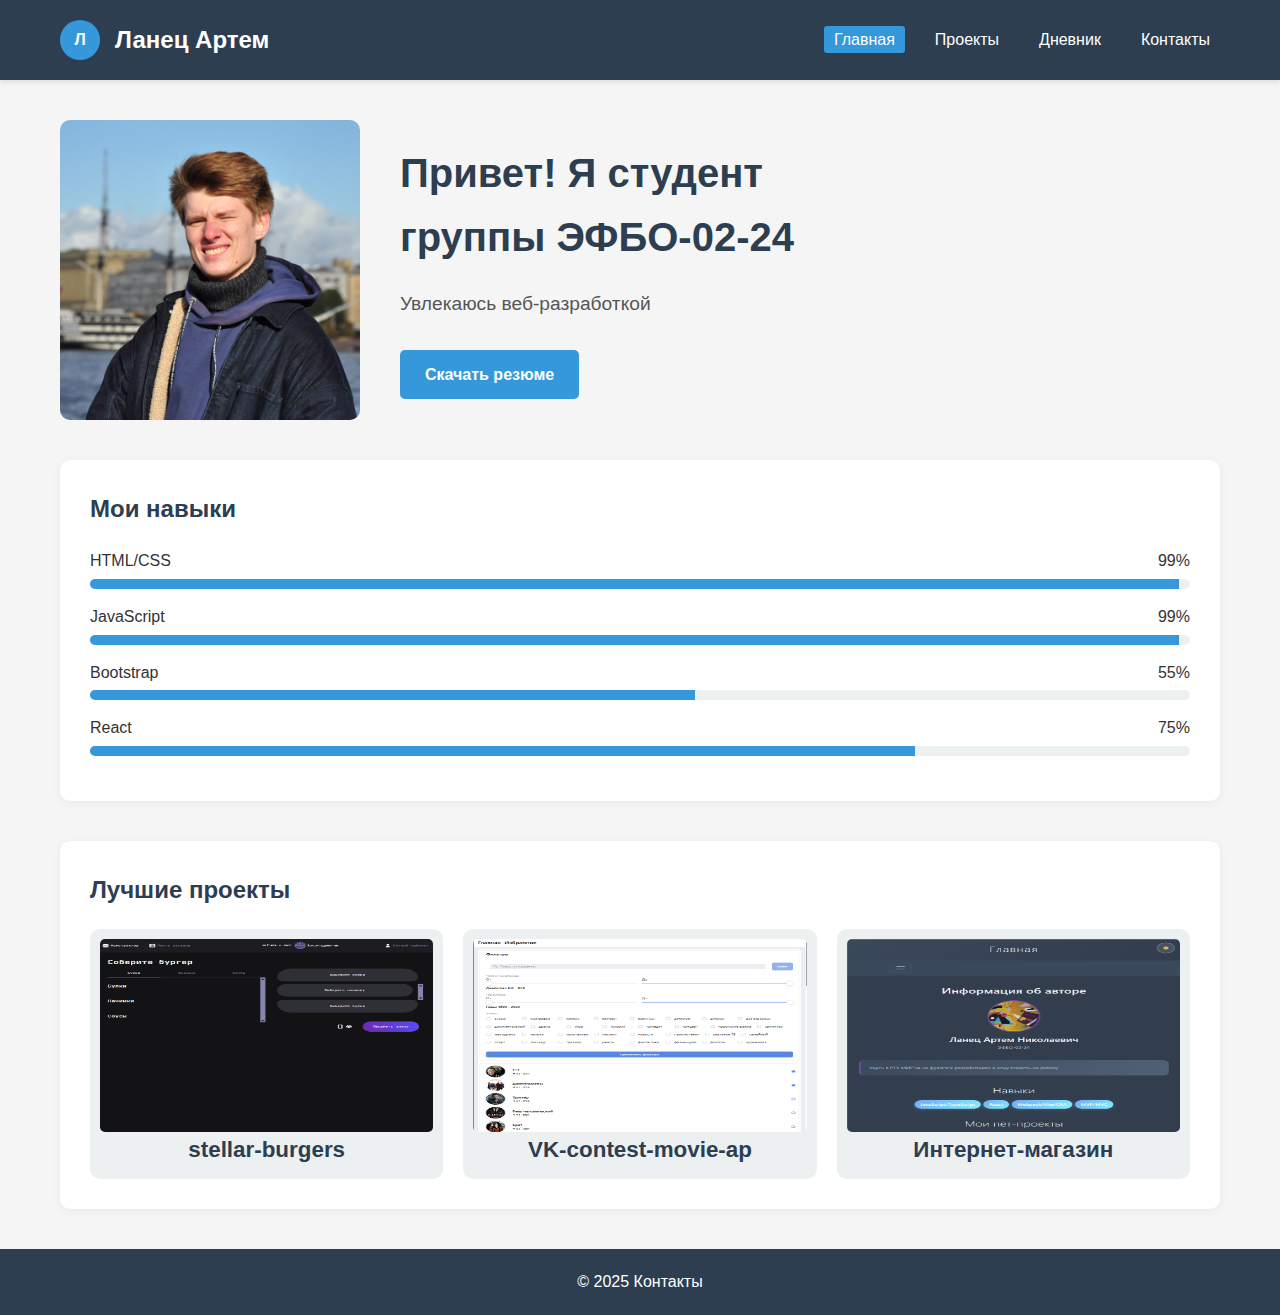
<file: index.html>
<!DOCTYPE html>
<html lang="ru">
  <head>
    <meta charset="UTF-8" />
    <meta name="viewport" content="width=device-width, initial-scale=1.0" />
    <title>Портфолио студента - Главная</title>
    <link rel="stylesheet" href="styles/styles.css" />
  </head>
  <body>
    <header>
      <div class="container header-content">
        <div class="logo">
          <div class="logo-placeholder">Л</div>
          <div class="student-name">Ланец Артем</div>
        </div>
        <nav>
          <ul>
            <li><a href="index.html" class="active">Главная</a></li>
            <li><a href="pages/projects.html">Проекты</a></li>
            <li><a href="pages/diary.html">Дневник</a></li>
            <li><a href="pages/contacts.html">Контакты</a></li>
          </ul>
        </nav>
      </div>
    </header>

    <main>
      <div class="container">
        <div class="hero">
          <img
            class="photo-placeholder"
            alt="фото профиля"
            src="./assets/images/profile_image.jpg"
          />
          <div class="hero-text">
            <h1>Привет! Я студент<br />группы ЭФБО-02-24</h1>
            <p>Увлекаюсь веб-разработкой</p>
            <a href="assets/Ланец Артем Резюме.pdf" class="btn" download
              >Скачать резюме</a
            >
          </div>
        </div>

        <div class="skills-section">
          <h2>Мои навыки</h2>
          <div class="skill">
            <div class="skill-name">
              <span>HTML/CSS</span>
              <span>99%</span>
            </div>
            <div class="skill-bar">
              <div class="skill-level" style="width: 99%"></div>
            </div>
          </div>
          <div class="skill">
            <div class="skill-name">
              <span>JavaScript</span>
              <span>99%</span>
            </div>
            <div class="skill-bar">
              <div class="skill-level" style="width: 99%"></div>
            </div>
          </div>
          <div class="skill">
            <div class="skill-name">
              <span>Bootstrap</span>
              <span>55%</span>
            </div>
            <div class="skill-bar">
              <div class="skill-level" style="width: 55%"></div>
            </div>
          </div>
          <div class="skill">
            <div class="skill-name">
              <span>React</span>
              <span>75%</span>
            </div>
            <div class="skill-bar">
              <div class="skill-level" style="width: 75%"></div>
            </div>
          </div>
        </div>

        <div class="projects-section">
          <h2>Лучшие проекты</h2>
          <div class="projects-grid">
            <div class="project-card">
              <img
                class="project-card-image"
                src="./assets/images/stellar-burgers_feed-screen.png"
                alt="Скриншот приложения"
              />
              <div class="project-card-title">stellar-burgers</div>
            </div>
            <div class="project-card">
              <img
                class="project-card-image"
                src="./assets/images/vk_main-screen.png"
                alt="Скриншот приложения"
              />
              <div class="project-card-title">VK-contest-movie-ap</div>
            </div>
            <div class="project-card">
              <img
                class="project-card-image"
                src="./assets/images/portfolio_main-screen.png"
                alt="Скриншот приложения"
              />
              <div class="project-card-title">Интернет-магазин</div>
            </div>
          </div>
        </div>
      </div>
    </main>

    <footer>
      <div class="container">
        <p>© 2025 Контакты</p>
      </div>
    </footer>

    <script src="scripts/main.js"></script>
  </body>
</html>
</file>
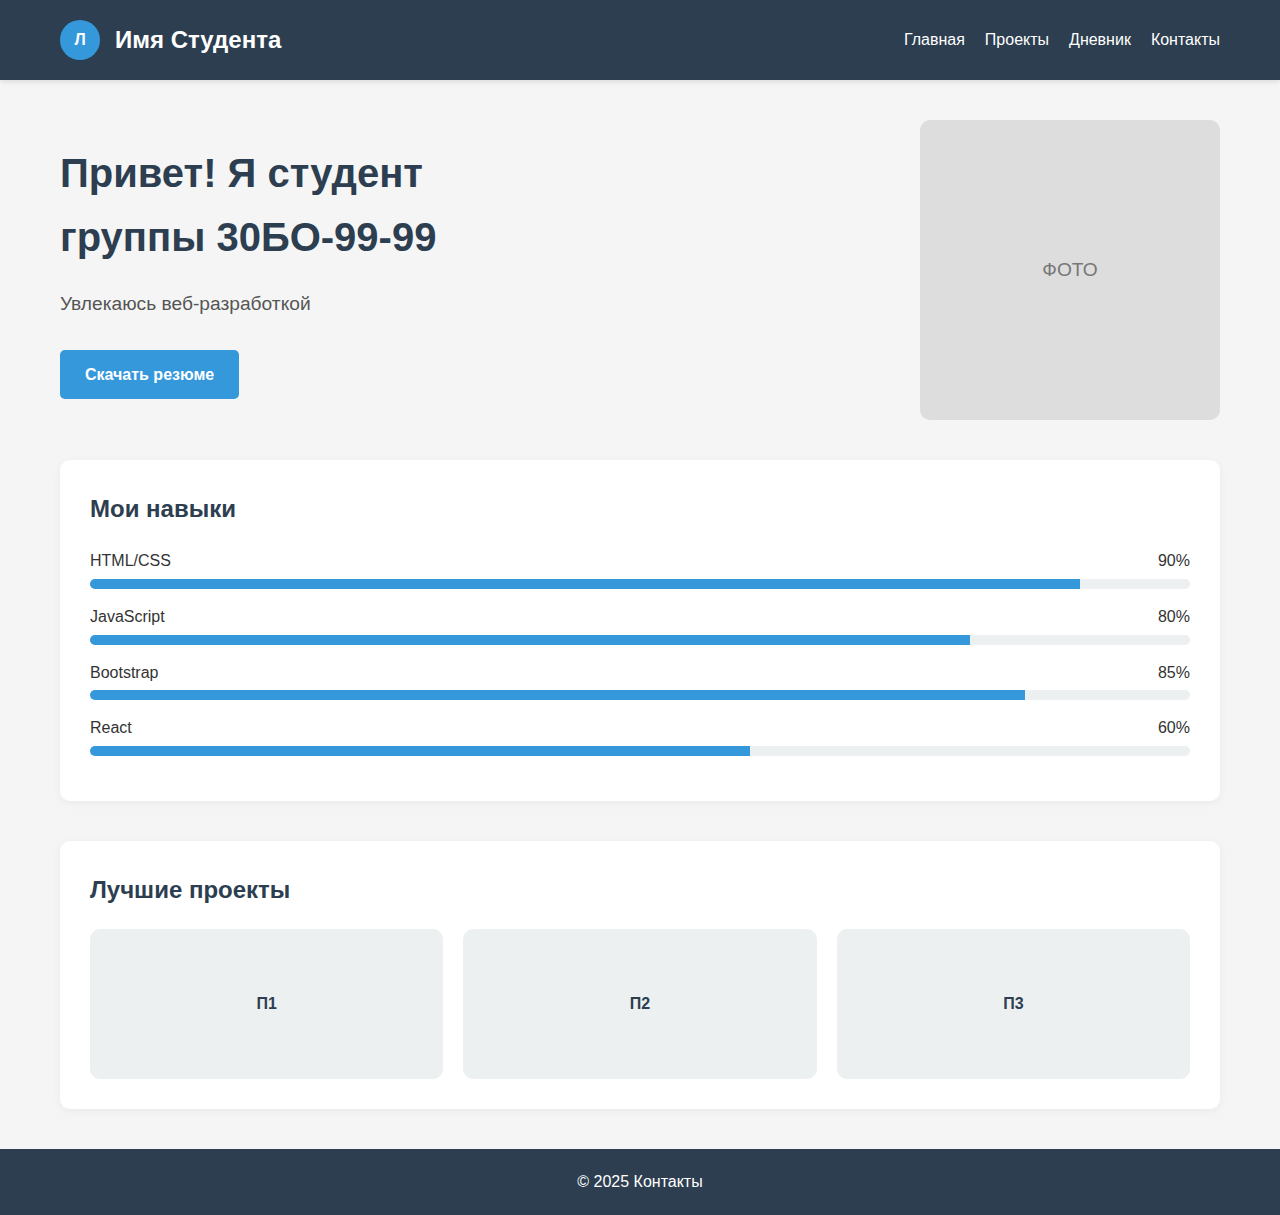
<file: index2.html>
<!DOCTYPE html>
<html lang="ru">
<head>
    <meta charset="UTF-8">
    <meta name="viewport" content="width=device-width, initial-scale=1.0">
    <title>Портфолио студента</title>
    <style>
        /* Общие стили */
        * {
            margin: 0;
            padding: 0;
            box-sizing: border-box;
            font-family: 'Segoe UI', Tahoma, Geneva, Verdana, sans-serif;
        }
        
        body {
            background-color: #f5f5f5;
            color: #333;
            line-height: 1.6;
        }
        
        .container {
            max-width: 1200px;
            margin: 0 auto;
            padding: 0 20px;
        }
        
        /* Шапка сайта */
        header {
            background-color: #2c3e50;
            color: white;
            padding: 20px 0;
            box-shadow: 0 2px 5px rgba(0,0,0,0.1);
        }
        
        .header-content {
            display: flex;
            justify-content: space-between;
            align-items: center;
        }
        
        .logo {
            display: flex;
            align-items: center;
        }
        
        .logo-placeholder {
            width: 40px;
            height: 40px;
            background-color: #3498db;
            border-radius: 50%;
            margin-right: 15px;
            display: flex;
            align-items: center;
            justify-content: center;
            color: white;
            font-weight: bold;
        }
        
        .student-name {
            font-size: 1.5rem;
            font-weight: bold;
        }
        
        nav ul {
            display: flex;
            list-style: none;
        }
        
        nav ul li {
            margin-left: 20px;
        }
        
        nav ul li a {
            color: white;
            text-decoration: none;
            font-weight: 500;
            transition: color 0.3s;
        }
        
        nav ul li a:hover {
            color: #3498db;
        }
        
        /* Основной контент */
        main {
            padding: 40px 0;
            min-height: calc(100vh - 200px);
        }
        
        /* Подвал сайта */
        footer {
            background-color: #2c3e50;
            color: white;
            text-align: center;
            padding: 20px 0;
        }
        
        /* Стили для главной страницы */
        .hero {
            display: flex;
            align-items: center;
            justify-content: space-between;
            margin-bottom: 40px;
        }
        
        .hero-text {
            flex: 1;
            padding-right: 40px;
        }
        
        .hero h1 {
            font-size: 2.5rem;
            margin-bottom: 20px;
            color: #2c3e50;
        }
        
        .hero p {
            font-size: 1.2rem;
            margin-bottom: 30px;
            color: #555;
        }
        
        .btn {
            display: inline-block;
            background-color: #3498db;
            color: white;
            padding: 12px 25px;
            border-radius: 5px;
            text-decoration: none;
            font-weight: bold;
            transition: background-color 0.3s;
        }
        
        .btn:hover {
            background-color: #2980b9;
        }
        
        .photo-placeholder {
            width: 300px;
            height: 300px;
            background-color: #ddd;
            border-radius: 10px;
            display: flex;
            align-items: center;
            justify-content: center;
            color: #777;
            font-size: 1.2rem;
        }
        
        .skills-section {
            background-color: white;
            border-radius: 10px;
            padding: 30px;
            margin-bottom: 40px;
            box-shadow: 0 2px 10px rgba(0,0,0,0.05);
        }
        
        .skills-section h2 {
            margin-bottom: 20px;
            color: #2c3e50;
        }
        
        .skill {
            margin-bottom: 15px;
        }
        
        .skill-name {
            display: flex;
            justify-content: space-between;
            margin-bottom: 5px;
        }
        
        .skill-bar {
            height: 10px;
            background-color: #ecf0f1;
            border-radius: 5px;
            overflow: hidden;
        }
        
        .skill-level {
            height: 100%;
            background-color: #3498db;
        }
        
        .projects-section {
            background-color: white;
            border-radius: 10px;
            padding: 30px;
            box-shadow: 0 2px 10px rgba(0,0,0,0.05);
        }
        
        .projects-section h2 {
            margin-bottom: 20px;
            color: #2c3e50;
        }
        
        .projects-grid {
            display: grid;
            grid-template-columns: repeat(3, 1fr);
            gap: 20px;
        }
        
        .project-card {
            height: 150px;
            background-color: #ecf0f1;
            border-radius: 10px;
            display: flex;
            align-items: center;
            justify-content: center;
            font-weight: bold;
            color: #2c3e50;
        }
        
        /* Стили для страницы проектов */
        .projects-header {
            display: flex;
            justify-content: space-between;
            align-items: center;
            margin-bottom: 30px;
        }
        
        .filters {
            display: flex;
            gap: 10px;
        }
        
        .filter-btn {
            padding: 8px 15px;
            background-color: #ecf0f1;
            border: none;
            border-radius: 5px;
            cursor: pointer;
            transition: background-color 0.3s;
        }
        
        .filter-btn.active {
            background-color: #3498db;
            color: white;
        }
        
        .filter-btn:hover {
            background-color: #bdc3c7;
        }
        
        .projects-grid-large {
            display: grid;
            grid-template-columns: repeat(2, 1fr);
            gap: 30px;
        }
        
        .project-card-large {
            background-color: white;
            border-radius: 10px;
            overflow: hidden;
            box-shadow: 0 2px 10px rgba(0,0,0,0.05);
        }
        
        .project-image {
            height: 200px;
            background-color: #ecf0f1;
            display: flex;
            align-items: center;
            justify-content: center;
            color: #777;
        }
        
        .project-info {
            padding: 20px;
        }
        
        .project-info h3 {
            margin-bottom: 10px;
            color: #2c3e50;
        }
        
        .project-tags {
            display: flex;
            gap: 10px;
            margin-top: 10px;
        }
        
        .tag {
            background-color: #ecf0f1;
            padding: 5px 10px;
            border-radius: 15px;
            font-size: 0.8rem;
        }
        
        /* Стили для страницы дневника */
        .diary-grid {
            display: grid;
            grid-template-columns: 2fr 1fr;
            gap: 30px;
        }
        
        .diary-section, .courses-section {
            background-color: white;
            border-radius: 10px;
            padding: 30px;
            box-shadow: 0 2px 10px rgba(0,0,0,0.05);
        }
        
        .diary-section h2, .courses-section h2 {
            margin-bottom: 20px;
            color: #2c3e50;
        }
        
        .diary-entry {
            display: flex;
            align-items: center;
            padding: 15px 0;
            border-bottom: 1px solid #ecf0f1;
        }
        
        .diary-date {
            font-weight: bold;
            margin-right: 15px;
            min-width: 100px;
        }
        
        .diary-task {
            flex: 1;
        }
        
        .status {
            padding: 5px 10px;
            border-radius: 15px;
            font-size: 0.8rem;
            font-weight: bold;
        }
        
        .status-completed {
            background-color: #2ecc71;
            color: white;
        }
        
        .status-in-progress {
            background-color: #f39c12;
            color: white;
        }
        
        .course-progress {
            margin-bottom: 20px;
        }
        
        .course-name {
            display: flex;
            justify-content: space-between;
            margin-bottom: 5px;
        }
        
        .add-entry-btn {
            display: block;
            width: 100%;
            padding: 12px;
            background-color: #3498db;
            color: white;
            border: none;
            border-radius: 5px;
            font-weight: bold;
            cursor: pointer;
            transition: background-color 0.3s;
        }
        
        .add-entry-btn:hover {
            background-color: #2980b9;
        }
        
        /* Стили для страницы контактов */
        .contact-container {
            display: grid;
            grid-template-columns: 2fr 1fr;
            gap: 30px;
        }
        
        .contact-form {
            background-color: white;
            border-radius: 10px;
            padding: 30px;
            box-shadow: 0 2px 10px rgba(0,0,0,0.05);
        }
        
        .contact-form h2 {
            margin-bottom: 20px;
            color: #2c3e50;
        }
        
        .form-group {
            margin-bottom: 20px;
        }
        
        .form-group label {
            display: block;
            margin-bottom: 5px;
            font-weight: 500;
        }
        
        .form-control {
            width: 100%;
            padding: 12px;
            border: 1px solid #ddd;
            border-radius: 5px;
            font-size: 1rem;
        }
        
        textarea.form-control {
            height: 150px;
            resize: vertical;
        }
        
        .contact-info {
            background-color: white;
            border-radius: 10px;
            padding: 30px;
            box-shadow: 0 2px 10px rgba(0,0,0,0.05);
        }
        
        .contact-info h2 {
            margin-bottom: 20px;
            color: #2c3e50;
        }
        
        .contact-item {
            display: flex;
            align-items: center;
            margin-bottom: 15px;
        }
        
        .contact-icon {
            width: 30px;
            height: 30px;
            background-color: #3498db;
            border-radius: 50%;
            display: flex;
            align-items: center;
            justify-content: center;
            margin-right: 15px;
            color: white;
        }
        
        /* Адаптивность */
        @media (max-width: 768px) {
            .hero {
                flex-direction: column;
            }
            
            .hero-text {
                padding-right: 0;
                margin-bottom: 30px;
            }
            
            .projects-grid, .projects-grid-large {
                grid-template-columns: 1fr;
            }
            
            .diary-grid, .contact-container {
                grid-template-columns: 1fr;
            }
            
            .header-content {
                flex-direction: column;
                text-align: center;
            }
            
            nav ul {
                margin-top: 15px;
                justify-content: center;
            }
            
            nav ul li {
                margin: 0 10px;
            }
        }
    </style>
</head>
<body>
    <!-- Шапка сайта -->
    <header>
        <div class="container header-content">
            <div class="logo">
                <div class="logo-placeholder">Л</div>
                <div class="student-name">Имя Студента</div>
            </div>
            <nav>
                <ul>
                    <li><a href="#home">Главная</a></li>
                    <li><a href="#projects">Проекты</a></li>
                    <li><a href="#diary">Дневник</a></li>
                    <li><a href="#contacts">Контакты</a></li>
                </ul>
            </nav>
        </div>
    </header>

    <!-- Основной контент -->
    <main>
        <div class="container">
            <!-- Главная страница -->
            <section id="home" class="page active">
                <div class="hero">
                    <div class="hero-text">
                        <h1>Привет! Я студент<br>группы 30БО-99-99</h1>
                        <p>Увлекаюсь веб-разработкой</p>
                        <a href="#" class="btn">Скачать резюме</a>
                    </div>
                    <div class="photo-placeholder">ФОТО</div>
                </div>
                
                <div class="skills-section">
                    <h2>Мои навыки</h2>
                    <div class="skill">
                        <div class="skill-name">
                            <span>HTML/CSS</span>
                            <span>90%</span>
                        </div>
                        <div class="skill-bar">
                            <div class="skill-level" style="width: 90%"></div>
                        </div>
                    </div>
                    <div class="skill">
                        <div class="skill-name">
                            <span>JavaScript</span>
                            <span>80%</span>
                        </div>
                        <div class="skill-bar">
                            <div class="skill-level" style="width: 80%"></div>
                        </div>
                    </div>
                    <div class="skill">
                        <div class="skill-name">
                            <span>Bootstrap</span>
                            <span>85%</span>
                        </div>
                        <div class="skill-bar">
                            <div class="skill-level" style="width: 85%"></div>
                        </div>
                    </div>
                    <div class="skill">
                        <div class="skill-name">
                            <span>React</span>
                            <span>60%</span>
                        </div>
                        <div class="skill-bar">
                            <div class="skill-level" style="width: 60%"></div>
                        </div>
                    </div>
                </div>
                
                <div class="projects-section">
                    <h2>Лучшие проекты</h2>
                    <div class="projects-grid">
                        <div class="project-card">П1</div>
                        <div class="project-card">П2</div>
                        <div class="project-card">П3</div>
                    </div>
                </div>
            </section>
            
            <!-- Страница проектов -->
            <section id="projects" class="page">
                <div class="projects-header">
                    <h2>Мои проекты</h2>
                    <div class="filters">
                        <button class="filter-btn active">Все</button>
                        <button class="filter-btn">HTML</button>
                        <button class="filter-btn">JS</button>
                        <button class="filter-btn">React</button>
                    </div>
                </div>
                
                <div class="projects-grid-large">
                    <div class="project-card-large">
                        <div class="project-image">Изображение проекта</div>
                        <div class="project-info">
                            <h3>Личный сайт</h3>
                            <p>Описание проекта</p>
                            <div class="project-tags">
                                <span class="tag">HTML</span>
                                <span class="tag">CSS</span>
                            </div>
                        </div>
                    </div>
                    
                    <div class="project-card-large">
                        <div class="project-image">Изображение проекта</div>
                        <div class="project-info">
                            <h3>Todo-приложение</h3>
                            <p>Описание проекта</p>
                            <div class="project-tags">
                                <span class="tag">JavaScript</span>
                            </div>
                        </div>
                    </div>
                    
                    <div class="project-card-large">
                        <div class="project-image">Изображение проекта</div>
                        <div class="project-info">
                            <h3>Интернет-магазин</h3>
                            <p>Описание проекта</p>
                            <div class="project-tags">
                                <span class="tag">React</span>
                            </div>
                        </div>
                    </div>
                    
                    <div class="project-card-large">
                        <div class="project-image">Изображение проекта</div>
                        <div class="project-info">
                            <h3>Портфолио</h3>
                            <p>Описание проекта</p>
                            <div class="project-tags">
                                <span class="tag">Bootstrap</span>
                            </div>
                        </div>
                    </div>
                </div>
            </section>
            
            <!-- Страница дневника -->
            <section id="diary" class="page">
                <h2>Мой учебный прогресс</h2>
                
                <div class="diary-grid">
                    <div class="diary-section">
                        <h3>Задачи</h3>
                        <div class="diary-entry">
                            <div class="diary-date">15 дек</div>
                            <div class="diary-task">Верстка макета сайта</div>
                            <div class="status status-completed">✓</div>
                        </div>
                        <div class="diary-entry">
                            <div class="diary-date">10 дек</div>
                            <div class="diary-task">JavaScript основы</div>
                            <div class="status status-completed">✓</div>
                        </div>
                        <div class="diary-entry">
                            <div class="diary-date">05 дек</div>
                            <div class="diary-task">Работа с формами</div>
                            <div class="status status-in-progress">in progress</div>
                        </div>
                        <div class="diary-entry">
                            <div class="diary-date">01 дек</div>
                            <div class="diary-task">Адаптивный дизайн</div>
                            <div class="status status-in-progress">in progress</div>
                        </div>
                        <button class="add-entry-btn">Добавить запись</button>
                    </div>
                    
                    <div class="courses-section">
                        <h3>Текущие курсы</h3>
                        <div class="course-progress">
                            <div class="course-name">
                                <span>Веб-разработка</span>
                                <span>90%</span>
                            </div>
                            <div class="skill-bar">
                                <div class="skill-level" style="width: 90%"></div>
                            </div>
                        </div>
                        <div class="course-progress">
                            <div class="course-name">
                                <span>JavaScript</span>
                                <span>70%</span>
                            </div>
                            <div class="skill-bar">
                                <div class="skill-level" style="width: 70%"></div>
                            </div>
                        </div>
                        <div class="course-progress">
                            <div class="course-name">
                                <span>React</span>
                                <span>50%</span>
                            </div>
                            <div class="skill-bar">
                                <div class="skill-level" style="width: 50%"></div>
                            </div>
                        </div>
                    </div>
                </div>
            </section>
            
            <!-- Страница контактов -->
            <section id="contacts" class="page">
                <h2>Свяжитесь со мной</h2>
                
                <div class="contact-container">
                    <div class="contact-form">
                        <form>
                            <div class="form-group">
                                <label for="name">Имя:</label>
                                <input type="text" id="name" class="form-control" placeholder="Введите ваше имя">
                            </div>
                            <div class="form-group">
                                <label for="email">Email:</label>
                                <input type="email" id="email" class="form-control" placeholder="Введите ваш email">
                            </div>
                            <div class="form-group">
                                <label for="message">Сообщение:</label>
                                <textarea id="message" class="form-control" placeholder="Введите ваше сообщение"></textarea>
                            </div>
                            <button type="submit" class="btn">Отправить сообщение</button>
                        </form>
                    </div>
                    
                    <div class="contact-info">
                        <h3>Контакты:</h3>
                        <div class="contact-item">
                            <div class="contact-icon">☒</div>
                            <div>student@edu.ru</div>
                        </div>
                        <div class="contact-item">
                            <div class="contact-icon">☐</div>
                            <div>GitHub: username</div>
                        </div>
                        <div class="contact-item">
                            <div class="contact-icon">♀</div>
                            <div>Город, Страна</div>
                        </div>
                    </div>
                </div>
            </section>
        </div>
    </main>

    <!-- Подвал сайта -->
    <footer>
        <div class="container">
            <p>© 2025 Контакты</p>
        </div>
    </footer>

    <script>
        // Навигация между страницами
        document.addEventListener('DOMContentLoaded', function() {
            const navLinks = document.querySelectorAll('nav a');
            const pages = document.querySelectorAll('.page');
            
            // Показываем только главную страницу при загрузке
            pages.forEach(page => {
                if (page.id !== 'home') {
                    page.style.display = 'none';
                }
            });
            
            // Обработка кликов по навигации
            navLinks.forEach(link => {
                link.addEventListener('click', function(e) {
                    e.preventDefault();
                    
                    const targetId = this.getAttribute('href').substring(1);
                    
                    // Скрываем все страницы
                    pages.forEach(page => {
                        page.style.display = 'none';
                    });
                    
                    // Показываем целевую страницу
                    document.getElementById(targetId).style.display = 'block';
                    
                    // Обновляем активную ссылку в навигации
                    navLinks.forEach(link => link.classList.remove('active'));
                    this.classList.add('active');
                });
            });
            
            // Добавляем активный класс к первой ссылке
            document.querySelector('nav a').classList.add('active');
        });
    </script>
</body>
</html>
</file>
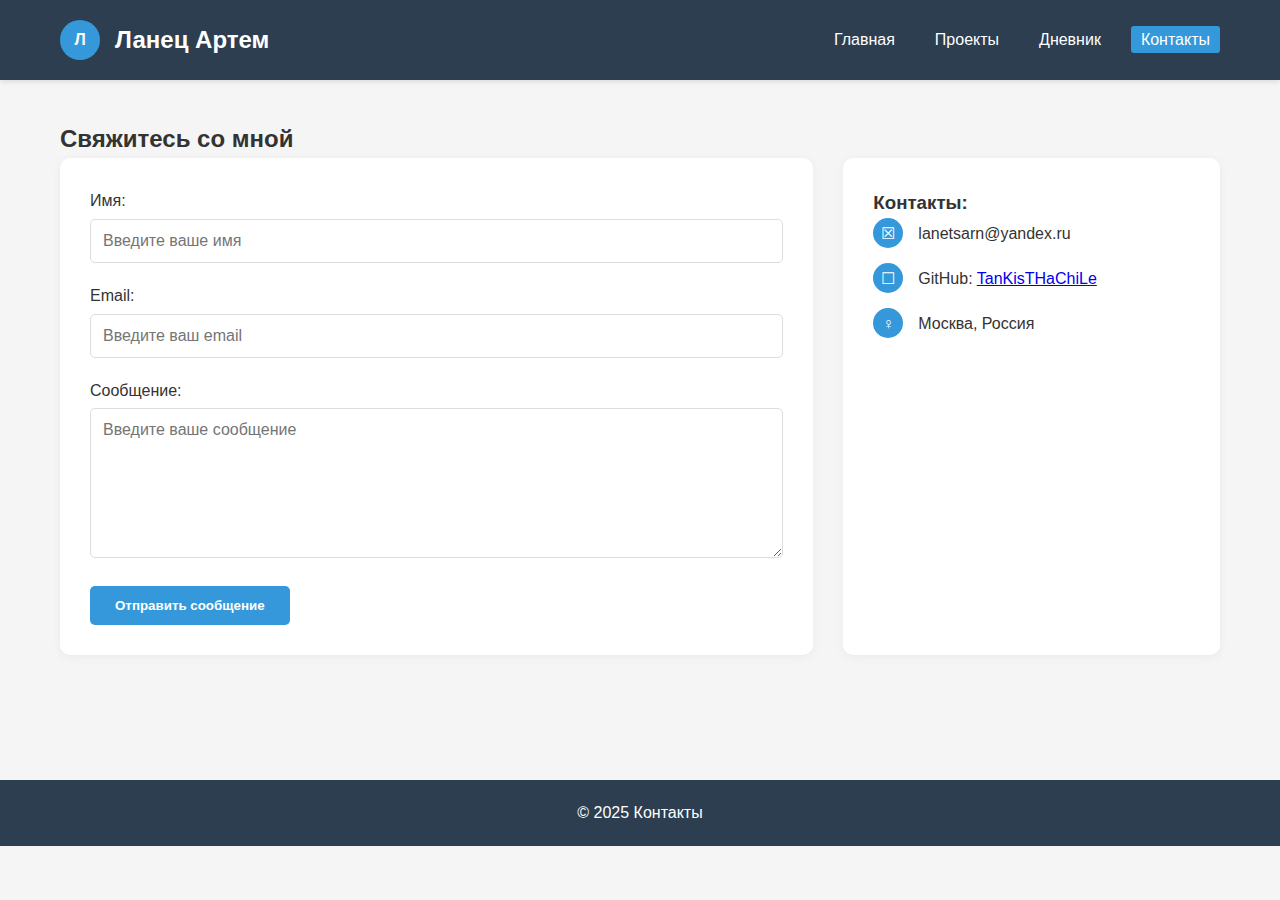
<file: pages/contacts.html>
<!DOCTYPE html>
<html lang="ru">
  <head>
    <meta charset="UTF-8" />
    <meta name="viewport" content="width=device-width, initial-scale=1.0" />
    <title>Портфолио студента - Контакты</title>
    <link rel="stylesheet" href="../styles/styles.css" />
  </head>
  <body>
    <header>
      <div class="container header-content">
        <div class="logo">
          <div class="logo-placeholder">Л</div>
          <div class="student-name">Ланец Артем</div>
        </div>
        <nav>
          <ul>
            <li><a href="../index.html">Главная</a></li>
            <li><a href="projects.html">Проекты</a></li>
            <li><a href="diary.html">Дневник</a></li>
            <li><a href="contacts.html" class="active">Контакты</a></li>
          </ul>
        </nav>
      </div>
    </header>

    <main>
      <div class="container">
        <h2>Свяжитесь со мной</h2>

        <div class="contact-container">
          <div class="contact-form">
            <form id="contactForm">
              <div class="form-group">
                <label for="name">Имя:</label>
                <input
                  type="text"
                  id="name"
                  class="form-control"
                  placeholder="Введите ваше имя"
                  required
                />
              </div>
              <div class="form-group">
                <label for="email">Email:</label>
                <input
                  type="email"
                  id="email"
                  class="form-control"
                  placeholder="Введите ваш email"
                  required
                />
              </div>
              <div class="form-group">
                <label for="message">Сообщение:</label>
                <textarea
                  id="message"
                  class="form-control"
                  placeholder="Введите ваше сообщение"
                  required
                ></textarea>
              </div>
              <button type="submit" class="btn">Отправить сообщение</button>
            </form>
          </div>

          <div class="contact-info">
            <h3>Контакты:</h3>
            <div class="contact-item">
              <div class="contact-icon">☒</div>
              <div>lanetsarn@yandex.ru</div>
            </div>
            <div class="contact-item">
              <div class="contact-icon">☐</div>
              <div>
                GitHub:
                <a href="https://github.com/TanKisTHaChiLe">TanKisTHaChiLe</a>
              </div>
            </div>
            <div class="contact-item">
              <div class="contact-icon">♀</div>
              <div>Москва, Россия</div>
            </div>
          </div>
        </div>
      </div>
    </main>

    <footer>
      <div class="container">
        <p>© 2025 Контакты</p>
      </div>
    </footer>

    <script src="../scripts/main.js"></script>
  </body>
</html>
</file>
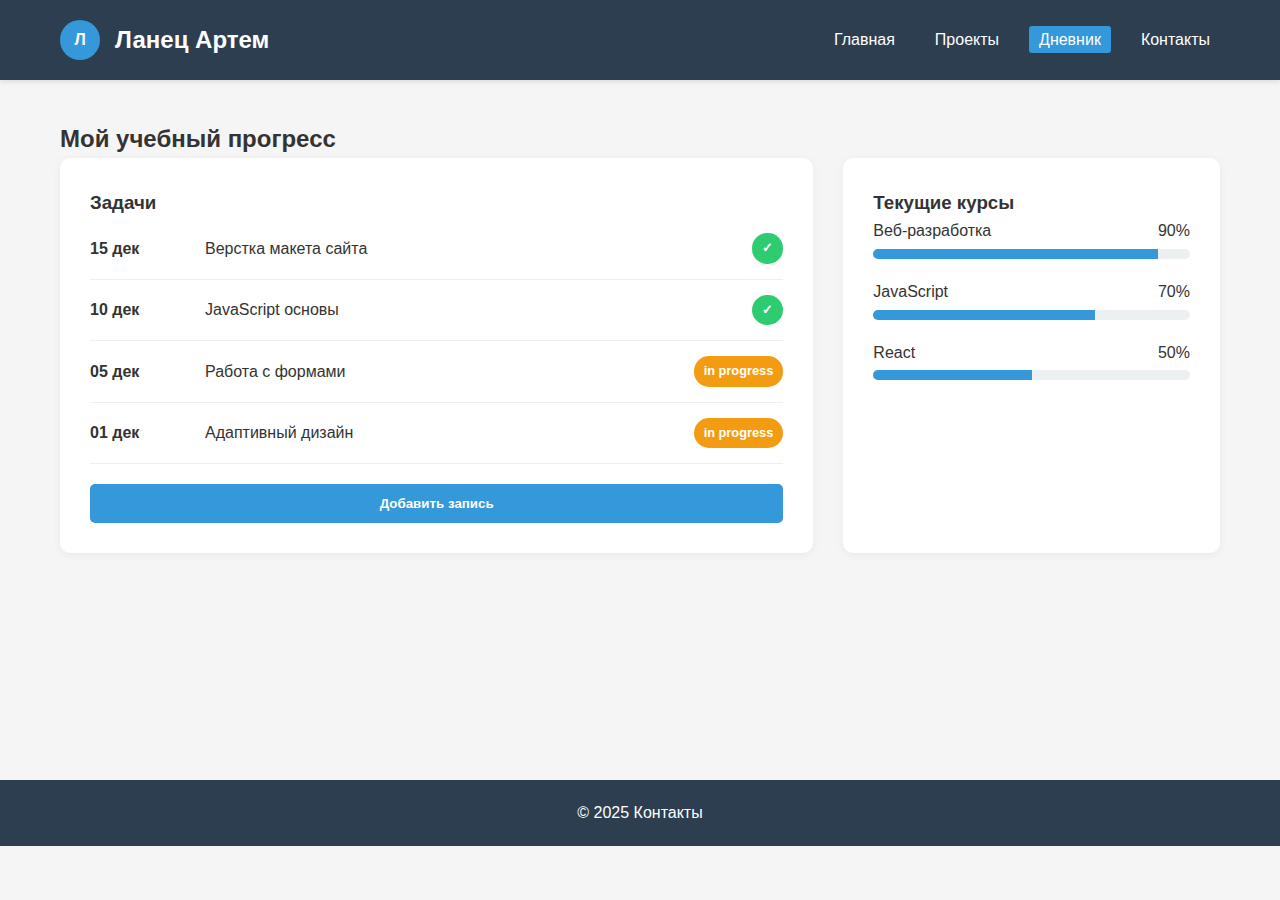
<file: pages/diary.html>
<!DOCTYPE html>
<html lang="ru">
  <head>
    <meta charset="UTF-8" />
    <meta name="viewport" content="width=device-width, initial-scale=1.0" />
    <title>Портфолио студента - Дневник</title>
    <link rel="stylesheet" href="../styles/styles.css" />
  </head>
  <body>
    <header>
      <div class="container header-content">
        <div class="logo">
          <div class="logo-placeholder">Л</div>
          <div class="student-name">Ланец Артем</div>
        </div>
        <nav>
          <ul>
            <li><a href="../index.html">Главная</a></li>
            <li><a href="projects.html">Проекты</a></li>
            <li><a href="diary.html" class="active">Дневник</a></li>
            <li><a href="contacts.html">Контакты</a></li>
          </ul>
        </nav>
      </div>
    </header>

    <main>
      <div class="container">
        <h2>Мой учебный прогресс</h2>

        <div class="diary-grid">
          <div class="diary-section">
            <h3>Задачи</h3>
            <div class="diary-entry">
              <div class="diary-date">15 дек</div>
              <div class="diary-task">Верстка макета сайта</div>
              <div class="status status-completed">✓</div>
            </div>
            <div class="diary-entry">
              <div class="diary-date">10 дек</div>
              <div class="diary-task">JavaScript основы</div>
              <div class="status status-completed">✓</div>
            </div>
            <div class="diary-entry">
              <div class="diary-date">05 дек</div>
              <div class="diary-task">Работа с формами</div>
              <div class="status status-in-progress">in progress</div>
            </div>
            <div class="diary-entry">
              <div class="diary-date">01 дек</div>
              <div class="diary-task">Адаптивный дизайн</div>
              <div class="status status-in-progress">in progress</div>
            </div>
            <button class="add-entry-btn">Добавить запись</button>
          </div>

          <div class="courses-section">
            <h3>Текущие курсы</h3>
            <div class="course-progress">
              <div class="course-name">
                <span>Веб-разработка</span>
                <span>90%</span>
              </div>
              <div class="skill-bar">
                <div class="skill-level" style="width: 90%"></div>
              </div>
            </div>
            <div class="course-progress">
              <div class="course-name">
                <span>JavaScript</span>
                <span>70%</span>
              </div>
              <div class="skill-bar">
                <div class="skill-level" style="width: 70%"></div>
              </div>
            </div>
            <div class="course-progress">
              <div class="course-name">
                <span>React</span>
                <span>50%</span>
              </div>
              <div class="skill-bar">
                <div class="skill-level" style="width: 50%"></div>
              </div>
            </div>
          </div>
        </div>
      </div>
    </main>

    <footer>
      <div class="container">
        <p>© 2025 Контакты</p>
      </div>
    </footer>

    <script src="../scripts/main.js"></script>
  </body>
</html>
</file>
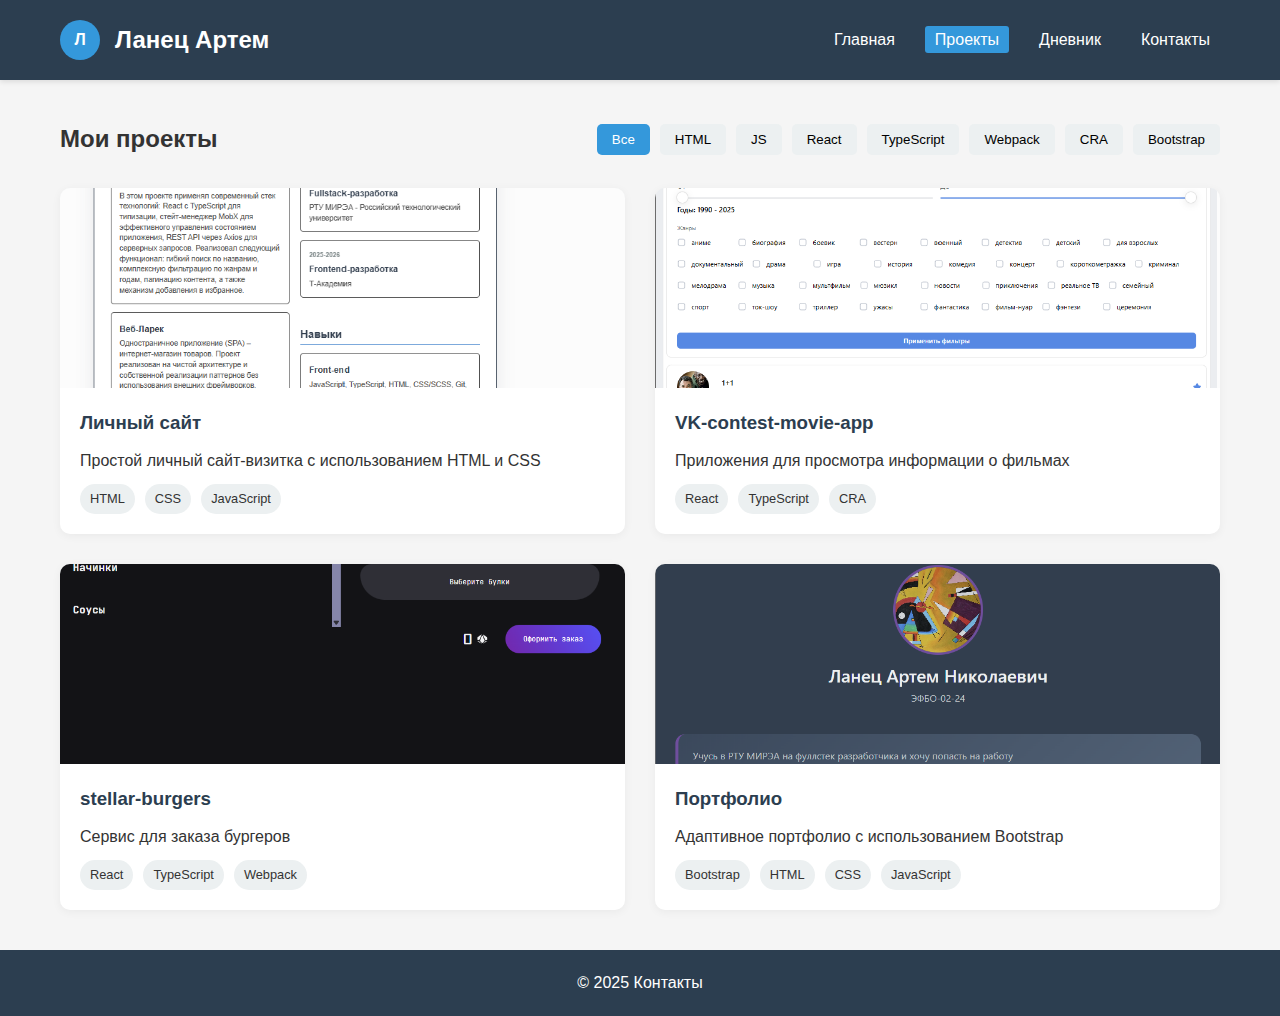
<file: pages/projects.html>
<!DOCTYPE html>
<html lang="ru">
  <head>
    <meta charset="UTF-8" />
    <meta name="viewport" content="width=device-width, initial-scale=1.0" />
    <title>Портфолио студента - Проекты</title>
    <link rel="stylesheet" href="../styles/styles.css" />
  </head>
  <body>
    <header>
      <div class="container header-content">
        <div class="logo">
          <div class="logo-placeholder">Л</div>
          <div class="student-name">Ланец Артем</div>
        </div>
        <nav>
          <ul>
            <li><a href="../index.html">Главная</a></li>
            <li><a href="projects.html" class="active">Проекты</a></li>
            <li><a href="diary.html">Дневник</a></li>
            <li><a href="contacts.html">Контакты</a></li>
          </ul>
        </nav>
      </div>
    </header>

    <main>
      <div class="container">
        <div class="projects-header">
          <h2>Мои проекты</h2>
          <div class="filters">
            <button class="filter-btn active" data-filter="all">Все</button>
            <button class="filter-btn" data-filter="html">HTML</button>
            <button class="filter-btn" data-filter="js">JS</button>
            <button class="filter-btn" data-filter="react">React</button>
            <button class="filter-btn" data-filter="typescript">
              TypeScript
            </button>
            <button class="filter-btn" data-filter="webpack">Webpack</button>
            <button class="filter-btn" data-filter="cra">CRA</button>
            <button class="filter-btn" data-filter="bootstrap">
              Bootstrap
            </button>
          </div>
        </div>

        <div class="projects-grid-large">
          <div
            class="project-card-large"
            data-categories="html,css,js"
            data-project="1"
          >
            <img
              class="project-image"
              src="../assets/images/visitka_main-screen.png"
            />
            <div class="project-info">
              <h3>Личный сайт</h3>
              <p>Простой личный сайт-визитка с использованием HTML и CSS</p>
              <div class="project-tags">
                <span class="tag">HTML</span>
                <span class="tag">CSS</span>
                <span class="tag">JavaScript</span>
              </div>
            </div>
          </div>

          <div
            class="project-card-large"
            data-categories="react,typescript,cra"
            data-project="2"
          >
            <img
              class="project-image"
              src="../assets/images/vk_main-screen.png"
            />
            <div class="project-info">
              <h3>VK-contest-movie-app</h3>
              <p>Приложения для просмотра информации о фильмах</p>
              <div class="project-tags">
                <span class="tag">React</span>
                <span class="tag">TypeScript</span>
                <span class="tag">CRA</span>
              </div>
            </div>
          </div>
          <div
            class="project-card-large"
            data-categories="react,typescript,webpack"
            data-project="3"
          >
            <img
              class="project-image"
              src="../assets/images/stellar-burgers_feed-screen.png"
            />
            <div class="project-info">
              <h3>stellar-burgers</h3>
              <p>Сервис для заказа бургеров</p>
              <div class="project-tags">
                <span class="tag">React</span>
                <span class="tag">TypeScript</span>
                <span class="tag">Webpack</span>
              </div>
            </div>
          </div>

          <div
            class="project-card-large"
            data-categories="html,css,bootstrap,js"
            data-project="4"
          >
            <img
              class="project-image"
              src="../assets/images/portfolio_main-screen.png"
            />
            <div class="project-info">
              <h3>Портфолио</h3>
              <p>Адаптивное портфолио с использованием Bootstrap</p>
              <div class="project-tags">
                <span class="tag">Bootstrap</span>
                <span class="tag">HTML</span>
                <span class="tag">CSS</span>
                <span class="tag">JavaScript</span>
              </div>
            </div>
          </div>
        </div>
      </div>
    </main>

    <div id="project-modal" class="modal">
      <div class="modal-content">
        <span class="close-modal">&times;</span>
        <div class="modal-header">
          <h2 id="modal-title">Название проекта</h2>
          <div class="project-tags" id="modal-tags"></div>
        </div>
        <div class="modal-body">
          <div class="project-screenshots" id="modal-screenshots"></div>
          <div class="project-details">
            <h3>Описание проекта</h3>
            <p id="modal-description">Описание проекта...</p>

            <h3>Особенности</h3>
            <ul id="modal-features"></ul>

            <h3>Технологии</h3>
            <div class="tech-stack" id="modal-technologies"></div>

            <div class="project-links" id="modal-links"></div>
          </div>
        </div>
      </div>
    </div>

    <footer>
      <div class="container">
        <p>© 2025 Контакты</p>
      </div>
    </footer>

    <script src="../scripts/main.js"></script>
    <script src="../scripts/constants.js"></script>
  </body>
</html>
</file>
<file: styles/styles.css>
* {
    margin: 0;
    padding: 0;
    box-sizing: border-box;
    font-family: 'Segoe UI', Tahoma, Geneva, Verdana, sans-serif;
}

body {
    background-color: #f5f5f5;
    color: #333;
    line-height: 1.6;
}

.container {
    max-width: 1200px;
    margin: 0 auto;
    padding: 0 20px;
}

header {
    background-color: #2c3e50;
    color: white;
    padding: 20px 0;
    box-shadow: 0 2px 5px rgba(0,0,0,0.1);
}

.header-content {
    display: flex;
    justify-content: space-between;
    align-items: center;
}

.logo {
    display: flex;
    align-items: center;
}

.logo-placeholder {
    width: 40px;
    height: 40px;
    background-color: #3498db;
    border-radius: 50%;
    margin-right: 15px;
    display: flex;
    align-items: center;
    justify-content: center;
    color: white;
    font-weight: bold;
}

.student-name {
    font-size: 1.5rem;
    font-weight: bold;
}

nav ul {
    display: flex;
    list-style: none;
}

nav ul li {
    margin-left: 20px;
}

nav ul li a {
    color: white;
    text-decoration: none;
    font-weight: 500;
    transition: color 0.3s;
    padding: 5px 10px;
    border-radius: 3px;
}

nav ul li a:hover, nav ul li a.active {
    background-color: #3498db;
    color: white;
}

main {
    padding: 40px 0;
    min-height: calc(100vh - 200px);
}

footer {
    background-color: #2c3e50;
    color: white;
    text-align: center;
    padding: 20px 0;
}

.hero {
    display: flex;
    align-items: center;
    justify-content: space-between;
    margin-bottom: 40px;
    gap: 40px
}

.hero-text {
    flex: 1;
    padding-right: 40px;
}

.hero h1 {
    font-size: 2.5rem;
    margin-bottom: 20px;
    color: #2c3e50;
}

.hero p {
    font-size: 1.2rem;
    margin-bottom: 30px;
    color: #555;
}

.btn {
    display: inline-block;
    background-color: #3498db;
    color: white;
    padding: 12px 25px;
    border-radius: 5px;
    text-decoration: none;
    font-weight: bold;
    transition: background-color 0.3s;
    border: none;
    cursor: pointer;
}

.btn:hover {
    background-color: #2980b9;
}

.photo-placeholder {
    width: 300px;
    height: 300px;
    background-color: #ddd;
    border-radius: 10px;
    object-fit: cover;
}

.skills-section {
    background-color: white;
    border-radius: 10px;
    padding: 30px;
    margin-bottom: 40px;
    box-shadow: 0 2px 10px rgba(0,0,0,0.05);
}

.skills-section h2 {
    margin-bottom: 20px;
    color: #2c3e50;
}

.skill {
    margin-bottom: 15px;
}

.skill-name {
    display: flex;
    justify-content: space-between;
    margin-bottom: 5px;
}

.skill-bar {
    height: 10px;
    background-color: #ecf0f1;
    border-radius: 5px;
    overflow: hidden;
}

.skill-level {
    height: 100%;
    background-color: #3498db;
}

.projects-section {
    background-color: white;
    border-radius: 10px;
    padding: 30px;
    box-shadow: 0 2px 10px rgba(0,0,0,0.05);
}

.projects-section h2 {
    margin-bottom: 20px;
    color: #2c3e50;
}

.projects-grid {
    display: grid;
    grid-template-columns: repeat(3, 1fr);
    gap: 20px;
}

.project-card {
    height: 250px;
    background-color: #ecf0f1;
    border-radius: 10px;
    display: flex;
    flex-direction: column;
    align-items: center;
    justify-content: space-between;
    font-weight: bold;
    color: #2c3e50;
    padding: 10px;
    text-align: center;
    transition: all 0.3s ease;
    overflow: hidden;
}

.project-card:hover {
    transform: translateY(-5px);
    box-shadow: 0 5px 15px rgba(0,0,0,0.1);
}

.project-card-title {
    font-size: 1.4rem;
    font-weight: 600;
    line-height: 1.2;
    padding: 5px 0;
    width: 100%;
}

.project-card-image {
    width: 100%;
    height: 200px;
    display: flex;
    align-items: center;
    justify-content: center;
    overflow: hidden;
    border-radius: 5px;
}

.projects-header {
    display: flex;
    justify-content: space-between;
    align-items: center;
    margin-bottom: 30px;
}

.filters {
    display: flex;
    gap: 10px;
}

.filter-btn {
    padding: 8px 15px;
    background-color: #ecf0f1;
    border: none;
    border-radius: 5px;
    cursor: pointer;
    transition: background-color 0.3s;
}

.filter-btn.active {
    background-color: #3498db;
    color: white;
}

.filter-btn:hover {
    background-color: #bdc3c7;
}

.projects-grid-large {
    display: grid;
    grid-template-columns: repeat(2, 1fr);
    gap: 30px;
}

.project-card-large {
    background-color: white;
    border-radius: 10px;
    overflow: hidden;
    box-shadow: 0 2px 10px rgba(0,0,0,0.05);
}

.project-image {
    width: 100%;
    object-fit: cover;
    height: 200px;
    background-color: #ecf0f1;
    display: flex;
    align-items: center;
    justify-content: center;
    color: #777;
}

.project-info {
    padding: 20px;
}

.project-info h3 {
    margin-bottom: 10px;
    color: #2c3e50;
}

.project-tags {
    display: flex;
    gap: 10px;
    margin-top: 10px;
}

.tag {
    background-color: #ecf0f1;
    padding: 5px 10px;
    border-radius: 15px;
    font-size: 0.8rem;
}

.diary-grid {
    display: grid;
    grid-template-columns: 2fr 1fr;
    gap: 30px;
}

.diary-section, .courses-section {
    background-color: white;
    border-radius: 10px;
    padding: 30px;
    box-shadow: 0 2px 10px rgba(0,0,0,0.05);
}

.diary-section h2, .courses-section h2 {
    margin-bottom: 20px;
    color: #2c3e50;
}

.diary-entry {
    display: flex;
    align-items: center;
    padding: 15px 0;
    border-bottom: 1px solid #ecf0f1;
}

.diary-date {
    font-weight: bold;
    margin-right: 15px;
    min-width: 100px;
}

.diary-task {
    flex: 1;
}

.status {
    padding: 5px 10px;
    border-radius: 15px;
    font-size: 0.8rem;
    font-weight: bold;
}

.status-completed {
    background-color: #2ecc71;
    color: white;
}

.status-in-progress {
    background-color: #f39c12;
    color: white;
}

.course-progress {
    margin-bottom: 20px;
}

.course-name {
    display: flex;
    justify-content: space-between;
    margin-bottom: 5px;
}

.add-entry-btn {
    display: block;
    width: 100%;
    padding: 12px;
    background-color: #3498db;
    color: white;
    border: none;
    border-radius: 5px;
    font-weight: bold;
    cursor: pointer;
    transition: background-color 0.3s;
    margin-top: 20px;
}

.add-entry-btn:hover {
    background-color: #2980b9;
}

.contact-container {
    display: grid;
    grid-template-columns: 2fr 1fr;
    gap: 30px;
}

.contact-form {
    background-color: white;
    border-radius: 10px;
    padding: 30px;
    box-shadow: 0 2px 10px rgba(0,0,0,0.05);
}

.contact-form h2 {
    margin-bottom: 20px;
    color: #2c3e50;
}

.form-group {
    margin-bottom: 20px;
}

.form-group label {
    display: block;
    margin-bottom: 5px;
    font-weight: 500;
}

.form-control {
    width: 100%;
    padding: 12px;
    border: 1px solid #ddd;
    border-radius: 5px;
    font-size: 1rem;
}

textarea.form-control {
    height: 150px;
    resize: vertical;
}

.contact-info {
    background-color: white;
    border-radius: 10px;
    padding: 30px;
    box-shadow: 0 2px 10px rgba(0,0,0,0.05);
}

.contact-info h2 {
    margin-bottom: 20px;
    color: #2c3e50;
}

.contact-item {
    display: flex;
    align-items: center;
    margin-bottom: 15px;
}

.contact-icon {
    width: 30px;
    height: 30px;
    background-color: #3498db;
    border-radius: 50%;
    display: flex;
    align-items: center;
    justify-content: center;
    margin-right: 15px;
    color: white;
}

@media (max-width: 768px) {
    .hero {
        flex-direction: column;
    }
    
    .hero-text {
        padding-right: 0;
        margin-bottom: 30px;
    }
    
    .projects-grid, .projects-grid-large {
        grid-template-columns: 1fr;
    }
    
    .diary-grid, .contact-container {
        grid-template-columns: 1fr;
    }
    
    .header-content {
        flex-direction: column;
        text-align: center;
    }
    
    nav ul {
        margin-top: 15px;
        justify-content: center;
        flex-wrap: wrap;
    }
    
    nav ul li {
        margin: 5px 10px;
    }
    
    .projects-header {
        flex-direction: column;
        align-items: flex-start;
        gap: 15px;
    }
    
    .filters {
        flex-wrap: wrap;
    }
}

.modal {
    display: none;
    position: fixed;
    z-index: 1000;
    left: 0;
    top: 0;
    width: 100%;
    height: 100%;
    background-color: rgba(0, 0, 0, 0.7);
    opacity: 0;
    transition: opacity 0.3s ease;
}

.modal.active {
    opacity: 1;
}

.modal-content {
    background-color: white;
    margin: 2% auto;
    padding: 0;
    border-radius: 10px;
    width: 90%;
    max-width: 900px;
    max-height: 90vh;
    overflow-y: auto;
    transform: translateY(-50px);
    transition: transform 0.3s ease;
    position: relative;
}

.modal.active .modal-content {
    transform: translateY(0);
}

.close-modal {
    position: absolute;
    right: 20px;
    top: 15px;
    font-size: 28px;
    font-weight: bold;
    cursor: pointer;
    z-index: 1001;
    color: #333;
    width: 30px;
    height: 30px;
    display: flex;
    align-items: center;
    justify-content: center;
    border-radius: 50%;
    transition: background-color 0.3s ease;
}

.close-modal:hover {
    background-color: #f0f0f0;
}

.modal-header {
    padding: 30px 30px 20px;
    border-bottom: 1px solid #ecf0f1;
    background: linear-gradient(135deg, #667eea 0%, #764ba2 100%);
    color: white;
    border-radius: 10px 10px 0 0;
}

.modal-header h2 {
    margin: 0 0 15px 0;
    font-size: 2rem;
}

.modal-body {
    padding: 30px;
}

.project-screenshots {
    display: grid;
    grid-template-columns: repeat(auto-fit, minmax(250px, 1fr));
    gap: 15px;
    margin-bottom: 30px;
}

.screenshot {
    height: 200px;
    background-color: #ecf0f1;
    border-radius: 8px;
    overflow: hidden;
    display: flex;
    align-items: center;
    justify-content: center;
    border: 2px solid #ddd;
    transition: transform 0.3s ease;
}

.screenshot:hover {
    transform: scale(1.05);
}

.screenshot img {
    width: 100%;
    height: 100%;
    object-fit: cover;
    display: block;
}

.no-screenshots {
    text-align: center;
    color: #7f8c8d;
    font-style: italic;
    padding: 40px;
    grid-column: 1 / -1;
}

@media (max-width: 768px) {
    .project-screenshots {
        grid-template-columns: 1fr;
    }
    
    .screenshot {
        height: 150px;
    }
}

.screenshot img {
    background: linear-gradient(90deg, #f0f0f0 25%, #e0e0e0 50%, #f0f0f0 75%);
    background-size: 200% 100%;
    animation: loading 1.5s infinite;
}

@keyframes loading {
    0% {
        background-position: 200% 0;
    }
    100% {
        background-position: -200% 0;
    }
}

.screenshot img:not([src]), 
.screenshot img[src=""] {
    background: linear-gradient(90deg, #f0f0f0 25%, #e0e0e0 50%, #f0f0f0 75%);
    background-size: 200% 100%;
    animation: loading 1.5s infinite;
}

.project-details h3 {
    color: #2c3e50;
    margin: 25px 0 15px 0;
    font-size: 1.3rem;
}

.project-details p {
    line-height: 1.6;
    color: #555;
    margin-bottom: 15px;
}

.project-details ul {
    padding-left: 20px;
    margin-bottom: 20px;
}

.project-details li {
    margin-bottom: 8px;
    color: #555;
}

.tech-stack {
    display: flex;
    flex-wrap: wrap;
    gap: 10px;
    margin: 20px 0;
}

.tech-tag {
    background-color: #3498db;
    color: white;
    padding: 5px 12px;
    border-radius: 15px;
    font-size: 0.85rem;
    font-weight: 500;
}

.project-links {
    display: flex;
    gap: 15px;
    margin-top: 30px;
    flex-wrap: wrap;
}

.btn-primary {
    background-color: #2ecc71;
}

.btn-primary:hover {
    background-color: #27ae60;
}

.btn-secondary {
    background-color: #3498db;
}

.btn-secondary:hover {
    background-color: #2980b9;
}

.project-card-large {
    cursor: pointer;
    transition: all 0.3s ease;
}

.project-card-large:hover {
    transform: translateY(-5px);
    box-shadow: 0 10px 25px rgba(0,0,0,0.1);
}

@media (max-width: 768px) {
    .modal-content {
        width: 95%;
        margin: 5% auto;
        max-height: 95vh;
    }
    
    .modal-header {
        padding: 20px 20px 15px;
    }
    
    .modal-header h2 {
        font-size: 1.5rem;
    }
    
    .modal-body {
        padding: 20px;
    }
    
    .project-screenshots {
        grid-template-columns: 1fr;
    }
    
    .project-links {
        flex-direction: column;
    }
    
    .project-links .btn {
        text-align: center;
    }
}

.modal-content {
    scroll-behavior: smooth;
}

.modal-content::-webkit-scrollbar {
    width: 8px;
}

.modal-content::-webkit-scrollbar-track {
    background: #f1f1f1;
    border-radius: 0 10px 10px 0;
}

.modal-content::-webkit-scrollbar-thumb {
    background: #c1c1c1;
    border-radius: 4px;
}

.modal-content::-webkit-scrollbar-thumb:hover {
    background: #a8a8a8;
}
</file>
